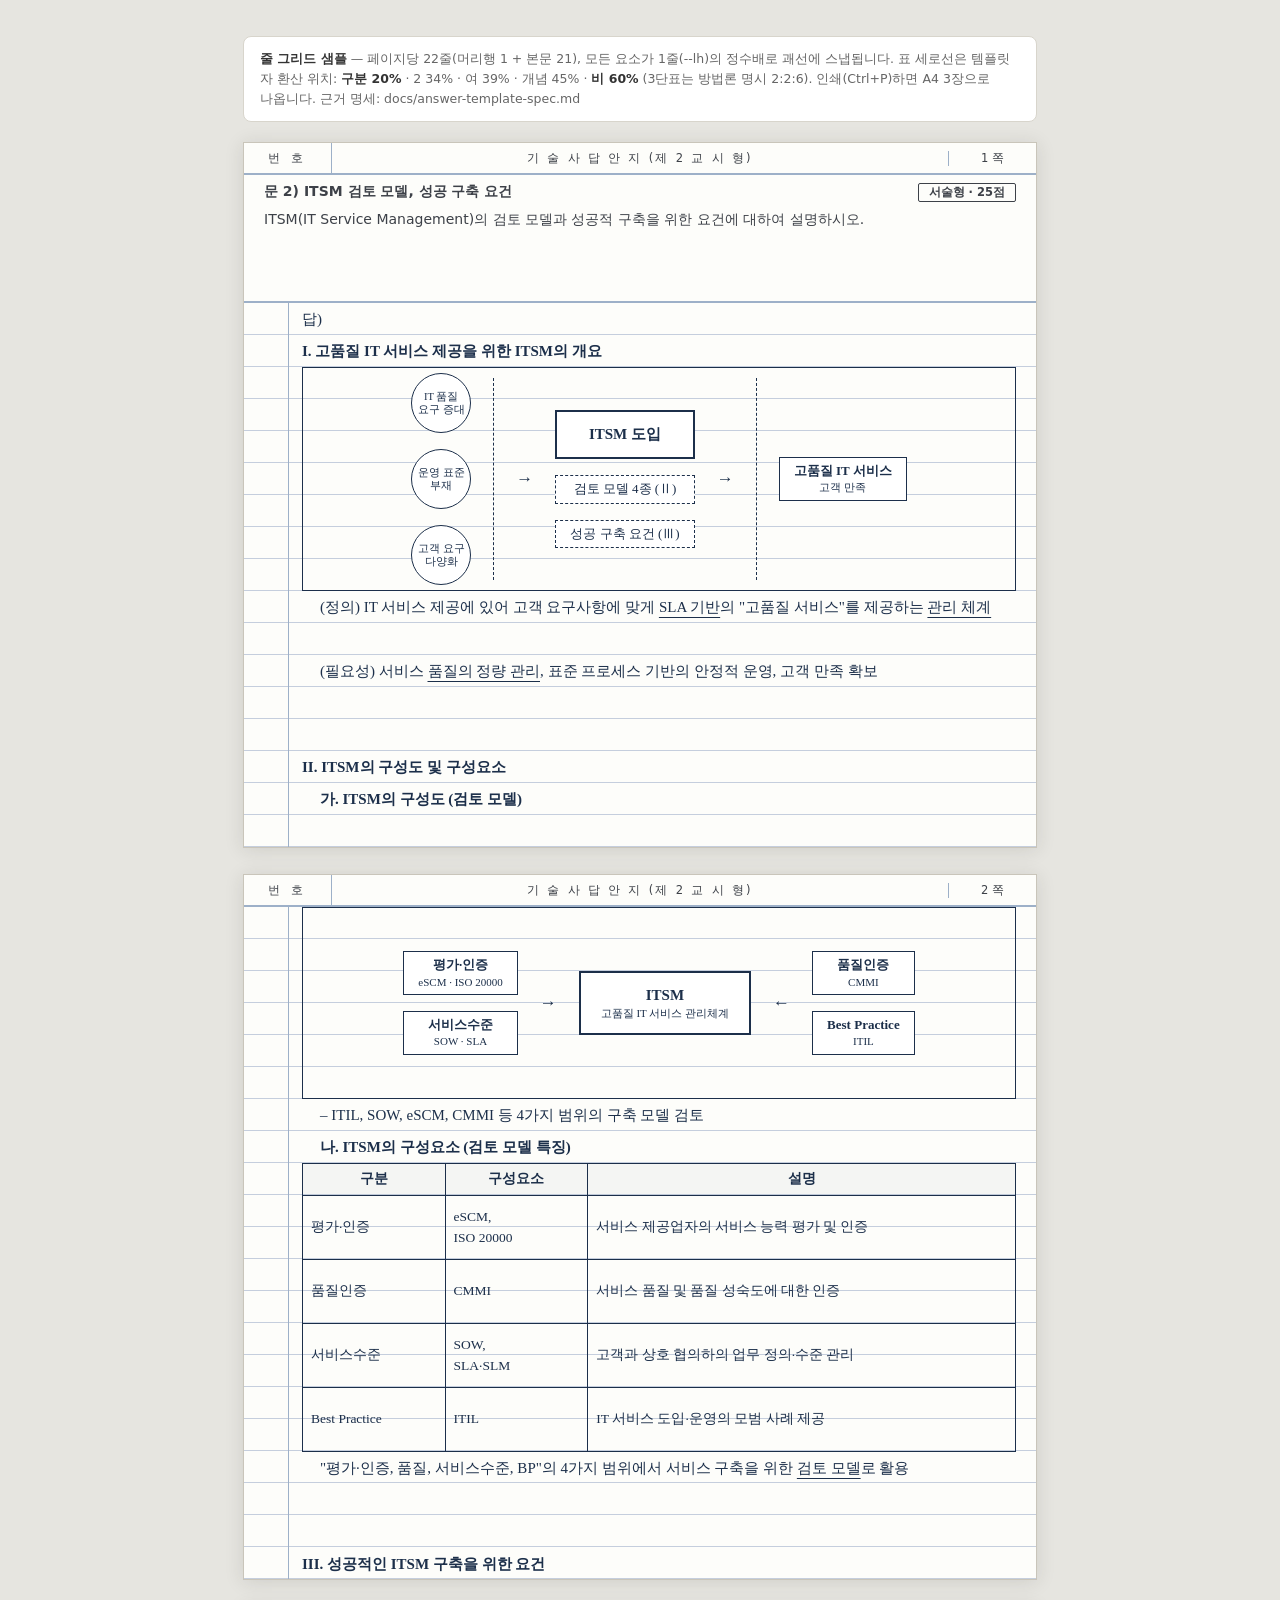
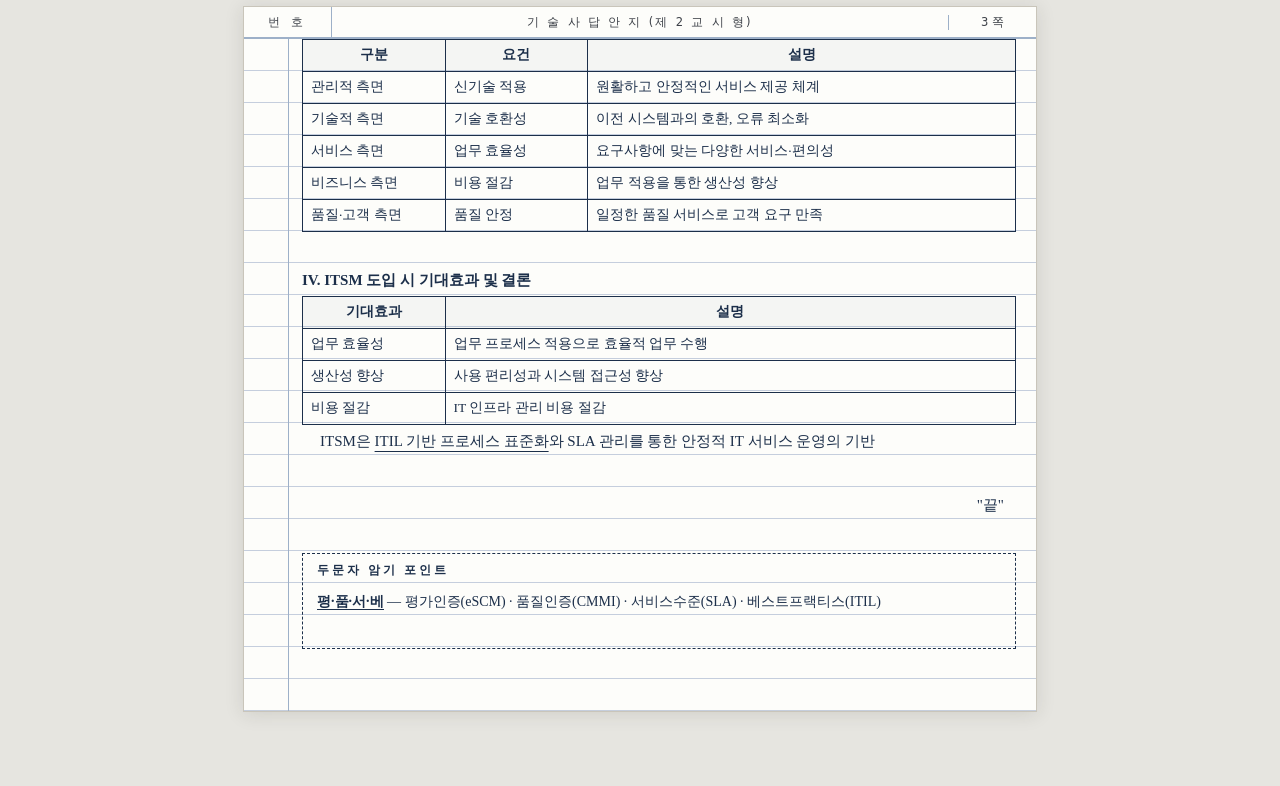
<file: docs/answer-template-sample.html>
<!DOCTYPE html>
<html lang="ko">
<head>
<meta charset="utf-8">
<meta name="viewport" content="width=device-width, initial-scale=1">
<title>기술사 답안지 샘플 — 2교시형 (ITSM)</title>
<style>
/* ================================================================
   기술사 답안지 — ITPE 실전 템플릿 재현 샘플 (2교시형 4단락)
   근거: docs/answer-template-spec.md
   핵심: 모든 요소가 줄 단위(--lh)의 정수배로 괘선 그리드에 스냅된다.
   ================================================================ */
* { box-sizing: border-box; margin: 0; padding: 0; }

:root {
  --lh: 32px;                 /* 답안지 1줄 (인쇄 시 10.5mm) */
  --ink: #1c2f4a;             /* 볼펜 잉크(청흑) — 답안 본문/표/그림 */
  --chrome: #3d4148;          /* 인쇄체(머리행·문제 스트립) */
  --rule: #c5cedd;            /* 괘선 */
  --rule2: #9db0c8;           /* 굵은 괘선(거터·머리행) */
  --paper: #fdfdfa;
}

@counter-style ganada {
  system: fixed; symbols: "가" "나" "다" "라" "마" "바" "사" "아" "자" "차";
  suffix: ". ";
}

html { -webkit-print-color-adjust: exact; print-color-adjust: exact; }
body {
  background: #e6e5e0;
  color: var(--ink);
  font-family: "Noto Serif KR", "Noto Serif CJK KR", "Nanum Myeongjo",
    "Source Han Serif K", Batang, AppleMyungjo, serif;
  font-size: 15px;
  padding: 36px 12px 48px;
  word-break: keep-all;
  counter-reset: sec;
}

/* ---------- 화면 전용 안내(인쇄 제외) ---------- */
.ruler-note {
  max-width: 794px; margin: 0 auto 20px;
  font-family: system-ui, sans-serif; font-size: 12.5px; color: #666;
  line-height: 1.6; padding: 12px 16px; background: #fff;
  border: 1px solid #d8d5cc; border-radius: 8px;
}
.ruler-note b { color: #333; }

/* ---------- 페이지 ---------- */
.page {
  width: min(794px, 100%);
  margin: 0 auto 26px;
  background: var(--paper);
  border: 1px solid #c9c5ba;
  box-shadow: 0 2px 18px rgba(40, 40, 30, 0.12);
}

/* 머리행(1줄): 번호칸 · 표제 · 쪽수 */
.page-head {
  height: var(--lh);
  display: flex; align-items: center;
  font-family: system-ui, sans-serif;
  font-size: 11.5px; color: var(--chrome);
  border-bottom: 2px solid var(--rule2);
}
.ph-box {
  width: 88px; height: 100%;
  display: flex; align-items: center; justify-content: center;
  border-right: 1px solid var(--rule2);
  letter-spacing: 0.3em;
}
.ph-title { flex: 1; text-align: center; letter-spacing: 0.2em; }
.ph-num { width: 88px; text-align: center; border-left: 1px solid var(--rule2); }

/* 문제 스트립(1쪽 전용, 4줄) — 템플릿 {kind}{points}{title}{question} 영역 */
.q-strip {
  height: calc(4 * var(--lh));
  padding: 8px 20px 0 20px;
  border-bottom: 2px solid var(--rule2);
  font-family: system-ui, sans-serif;
  color: var(--chrome);
  overflow: hidden;
}
.qs-top { display: flex; justify-content: space-between; align-items: baseline; }
.qs-no { font-weight: 700; font-size: 14px; }
.qs-kind {
  font-size: 11.5px; font-weight: 700;
  border: 1px solid var(--chrome); padding: 1px 10px; border-radius: 2px;
}
.qs-text { margin-top: 6px; font-size: 14px; line-height: 1.65; }

/* 괘선 본문 — 페이지당 21줄(1쪽은 17줄, --body로 지정) */
.body {
  position: relative;
  height: calc(var(--body, 21) * var(--lh));
  overflow: hidden;
  background: repeating-linear-gradient(to bottom,
    transparent 0 calc(var(--lh) - 1px),
    var(--rule) calc(var(--lh) - 1px) var(--lh));
}
/* 좌측 번호 거터 세로선 */
.body::before {
  content: ""; position: absolute; left: 44px; top: 0; bottom: 0;
  width: 1px; background: var(--rule2);
}
.content { margin: 0 20px 0 58px; }

/* ---------- 줄 스냅 요소 ---------- */
.content h2, .content h3, .content p {
  line-height: var(--lh); font-size: 15px; font-weight: 400;
}
.content h2 {
  font-weight: 700;
  counter-increment: sec; counter-reset: sub;
}
.content h2::before { content: counter(sec, upper-roman) ". "; }
.content h3 { font-weight: 700; counter-increment: sub; padding-left: 18px; }
.content h3::before { content: counter(sub, ganada) ". "; }

/* 2교시형: 단락(h2) 사이 1줄 띄움 — 1교시형(.p1)은 띄우지 않는다 */
.content.p2 h2:not(:first-of-type) { margin-top: var(--lh); }

.ans { font-weight: 700; }
.def { min-height: calc(2 * var(--lh)); padding-left: 18px; }
.gloss { padding-left: 18px; }
.end { text-align: right; padding-right: 12px; font-weight: 700; }
.gap { height: var(--lh); }
.content u { text-underline-offset: 5px; text-decoration-thickness: 1px; }

/* ---------- 표 (템플릿 자 칼럼 규격) ---------- */
.content table {
  width: 100%; border-collapse: collapse; table-layout: fixed;
  font-size: 13.5px;
}
.content th, .content td {
  border: 1px solid var(--ink);
  padding: 2px 8px;
  vertical-align: middle;
  line-height: 1.5;
  overflow: hidden;
}
.content th {
  font-weight: 700; text-align: center;
  background: rgba(28, 47, 74, 0.04);
}
.content tr { height: var(--lh); }
.content tr.r2 { height: calc(2 * var(--lh)); }
/* 3단표 2:2:6 [1교시 43/65] */
.t3 th:nth-child(1) { width: 20%; }
.t3 th:nth-child(2) { width: 20%; }
/* 2단표: 구분(자 20%) / 설명 */
.t2 th:nth-child(1), .t2 td:first-child { width: 20%; }
/* 비교표: 구분 20 / 40 / 40 (자 '비'=60%) */
.tcmp th:nth-child(1) { width: 20%; }
.tcmp th:nth-child(2) { width: 40%; }

/* ---------- 개념도 (6줄 고정 · 서론 로드맵은 7줄 허용) ---------- */
.diagram {
  height: calc(6 * var(--lh));
  border: 1.5px solid var(--ink);
  display: flex; align-items: center; justify-content: center;
  gap: 22px; padding: 0 12px; overflow: hidden;
}
.diagram.d7 { height: calc(7 * var(--lh)); }
/* 서론 Intro: 등장배경 원형 + 3단 구분 점선 [답안작성론 Intro, 2교시 42~43/71] */
.d-circle {
  width: 60px; height: 60px; border-radius: 50%;
  border: 1.5px solid var(--ink); background: #fff;
  display: flex; align-items: center; justify-content: center;
  text-align: center; font-size: 10.5px; font-weight: 400; line-height: 1.25;
  padding: 4px;
}
.d-sep { align-self: stretch; border-left: 1px dashed var(--ink); margin: 10px 0; }
.d-col { display: flex; flex-direction: column; gap: 16px; }
.d-row { display: flex; align-items: center; gap: 14px; }
.d-box {
  border: 1.5px solid var(--ink); background: #fff;
  padding: 4px 14px; text-align: center;
  font-size: 13px; font-weight: 700; line-height: 1.4;
}
.d-box small { display: block; font-size: 11px; font-weight: 400; }
.d-box.soft { border-style: dashed; border-width: 1px; font-weight: 400; }
.d-box.d-hub { border-width: 2.5px; padding: 12px 20px; font-size: 15px; }
.d-arrow { font-weight: 700; font-size: 17px; flex: none; }

/* ---------- 두문자 암기 박스 (3줄) ---------- */
.mnemonic {
  height: calc(3 * var(--lh));
  border: 1.5px dashed var(--ink);
  padding: 0 14px; overflow: hidden;
}
.mn-label {
  line-height: var(--lh); font-size: 12px; font-weight: 700;
  letter-spacing: 0.25em;
}
.mnemonic p { line-height: var(--lh); font-size: 14px; }
.mnemonic b { border-bottom: 1px solid var(--ink); }

/* ---------- 인쇄 (A4 세로) ---------- */
@page { size: A4 portrait; margin: 12mm 14mm; }
@media print {
  :root { --lh: 10.5mm; }
  body { background: #fff; padding: 0; }
  .ruler-note { display: none; }
  .page {
    width: auto; margin: 0; border: 1px solid #aaa; box-shadow: none;
    page-break-after: always;
  }
  .page:last-child { page-break-after: auto; }
}
</style>
</head>
<body>

<div class="ruler-note">
  <b>줄 그리드 샘플</b> — 페이지당 22줄(머리행 1 + 본문 21), 모든 요소가 1줄(--lh)의 정수배로
  괘선에 스냅됩니다. 표 세로선은 템플릿 자 환산 위치:
  <b>구분 20%</b> · 2 34% · 여 39% · 개념 45% · <b>비 60%</b> (3단표는 방법론 명시 2:2:6).
  인쇄(Ctrl+P)하면 A4 3장으로 나옵니다. 근거 명세: docs/answer-template-spec.md
</div>

<!-- ================================ 1쪽 ================================ -->
<div class="page">
  <div class="page-head">
    <span class="ph-box">번 호</span>
    <span class="ph-title">기 술 사 답 안 지 (제 2 교 시 형)</span>
    <span class="ph-num">1 쪽</span>
  </div>
  <div class="q-strip">
    <div class="qs-top">
      <span class="qs-no">문 2) ITSM 검토 모델, 성공 구축 요건</span>
      <span class="qs-kind">서술형 · 25점</span>
    </div>
    <p class="qs-text">ITSM(IT Service Management)의 검토 모델과 성공적 구축을 위한 요건에 대하여 설명하시오.</p>
  </div>
  <div class="body" style="--body:17">
    <div class="content p2">
      <p class="ans">답)</p>
      <h2>고품질 IT 서비스 제공을 위한 ITSM의 개요</h2>
      <!-- 서론 Type IV(로드맵): 물어본 항목(검토 모델·구축 요건)을 하나의 그림으로,
           등장배경 3원 + 3단 구분 점선. 7줄 [2교시 42~43/71, 답안작성론 Intro] -->
      <div class="diagram d7">
        <div class="d-col">
          <div class="d-circle">IT 품질<br>요구 증대</div>
          <div class="d-circle">운영 표준<br>부재</div>
          <div class="d-circle">고객 요구<br>다양화</div>
        </div>
        <span class="d-sep"></span>
        <span class="d-arrow">→</span>
        <div class="d-col">
          <div class="d-box d-hub">ITSM 도입</div>
          <div class="d-box soft">검토 모델 4종 (Ⅱ)</div>
          <div class="d-box soft">성공 구축 요건 (Ⅲ)</div>
        </div>
        <span class="d-arrow">→</span>
        <span class="d-sep"></span>
        <div class="d-box">고품질 IT 서비스<small>고객 만족</small></div>
      </div>
      <p class="def">(정의) IT 서비스 제공에 있어 고객 요구사항에 맞게 <u>SLA 기반</u>의 "고품질 서비스"를 제공하는 <u>관리 체계</u></p>
      <p class="def">(필요성) 서비스 <u>품질의 정량 관리</u>, 표준 프로세스 기반의 안정적 운영, 고객 만족 확보</p>
      <!-- 단락 간 1줄은 CSS 자동(.p2 h2 margin-top) -->
      <h2>ITSM의 구성도 및 구성요소</h2>
      <h3>ITSM의 구성도 (검토 모델)</h3>
      <!-- 구성도 6줄은 다음 쪽으로 이월 — 남은 1줄은 빈 괘선(실답안 관행) -->
    </div>
  </div>
</div>

<!-- ================================ 2쪽 ================================ -->
<div class="page">
  <div class="page-head">
    <span class="ph-box">번 호</span>
    <span class="ph-title">기 술 사 답 안 지 (제 2 교 시 형)</span>
    <span class="ph-num">2 쪽</span>
  </div>
  <div class="body">
    <!-- 페이지 분할 유의: h3 카운터가 앞 쪽에서 이어지므로 시드(sub 1)를 넘긴다 -->
    <div class="content p2" style="counter-reset: sub 1;">
      <div class="diagram">
        <div class="d-col">
          <div class="d-box">평가·인증<small>eSCM · ISO 20000</small></div>
          <div class="d-box">서비스수준<small>SOW · SLA</small></div>
        </div>
        <span class="d-arrow">→</span>
        <div class="d-box d-hub">ITSM<small>고품질 IT 서비스 관리체계</small></div>
        <span class="d-arrow">←</span>
        <div class="d-col">
          <div class="d-box">품질인증<small>CMMI</small></div>
          <div class="d-box">Best Practice<small>ITIL</small></div>
        </div>
      </div>
      <p class="gloss">– ITIL, SOW, eSCM, CMMI 등 4가지 범위의 구축 모델 검토</p>
      <h3>ITSM의 구성요소 (검토 모델 특징)</h3>
      <table class="t3">
        <thead>
          <tr><th>구분</th><th>구성요소</th><th>설명</th></tr>
        </thead>
        <tbody>
          <tr class="r2"><td>평가·인증</td><td>eSCM,<br>ISO 20000</td><td>서비스 제공업자의 서비스 능력 평가 및 인증</td></tr>
          <tr class="r2"><td>품질인증</td><td>CMMI</td><td>서비스 품질 및 품질 성숙도에 대한 인증</td></tr>
          <tr class="r2"><td>서비스수준</td><td>SOW,<br>SLA·SLM</td><td>고객과 상호 협의하의 업무 정의·수준 관리</td></tr>
          <tr class="r2"><td>Best Practice</td><td>ITIL</td><td>IT 서비스 도입·운영의 모범 사례 제공</td></tr>
        </tbody>
      </table>
      <p class="def">"평가·인증, 품질, 서비스수준, BP"의 4가지 범위에서 서비스 구축을 위한 <u>검토 모델</u>로 활용</p>
      <div class="gap"></div><!-- 2교시형 단락 간 1줄 (페이지 첫 h2라 CSS 자동 여백 미적용) -->
      <h2>성공적인 ITSM 구축을 위한 요건</h2>
      <!-- 요건표(6줄)는 다음 쪽 — 제목 뒤 페이지 넘김(실답안 관행) -->
    </div>
  </div>
</div>

<!-- ================================ 3쪽 ================================ -->
<div class="page">
  <div class="page-head">
    <span class="ph-box">번 호</span>
    <span class="ph-title">기 술 사 답 안 지 (제 2 교 시 형)</span>
    <span class="ph-num">3 쪽</span>
  </div>
  <div class="body">
    <div class="content p2">
      <table class="t3">
        <thead>
          <tr><th>구분</th><th>요건</th><th>설명</th></tr>
        </thead>
        <tbody>
          <tr><td>관리적 측면</td><td>신기술 적용</td><td>원활하고 안정적인 서비스 제공 체계</td></tr>
          <tr><td>기술적 측면</td><td>기술 호환성</td><td>이전 시스템과의 호환, 오류 최소화</td></tr>
          <tr><td>서비스 측면</td><td>업무 효율성</td><td>요구사항에 맞는 다양한 서비스·편의성</td></tr>
          <tr><td>비즈니스 측면</td><td>비용 절감</td><td>업무 적용을 통한 생산성 향상</td></tr>
          <tr><td>품질·고객 측면</td><td>품질 안정</td><td>일정한 품질 서비스로 고객 요구 만족</td></tr>
        </tbody>
      </table>
      <div class="gap"></div><!-- 단락 간 1줄 (페이지 첫 h2라 자동 여백 미적용) -->
      <h2>ITSM 도입 시 기대효과 및 결론</h2>
      <table class="t2">
        <thead>
          <tr><th>기대효과</th><th>설명</th></tr>
        </thead>
        <tbody>
          <tr><td>업무 효율성</td><td>업무 프로세스 적용으로 효율적 업무 수행</td></tr>
          <tr><td>생산성 향상</td><td>사용 편리성과 시스템 접근성 향상</td></tr>
          <tr><td>비용 절감</td><td>IT 인프라 관리 비용 절감</td></tr>
        </tbody>
      </table>
      <p class="def">ITSM은 <u>ITIL 기반 프로세스 표준화</u>와 SLA 관리를 통한 안정적 IT 서비스 운영의 기반</p>
      <p class="end">"끝"</p>
      <div class="gap"></div>
      <div class="mnemonic">
        <div class="mn-label">두문자 암기 포인트</div>
        <p><b>평·품·서·베</b> — 평가인증(eSCM) · 품질인증(CMMI) · 서비스수준(SLA) · 베스트프랙티스(ITIL)</p>
      </div>
    </div>
  </div>
</div>

</body>
</html>
</file>
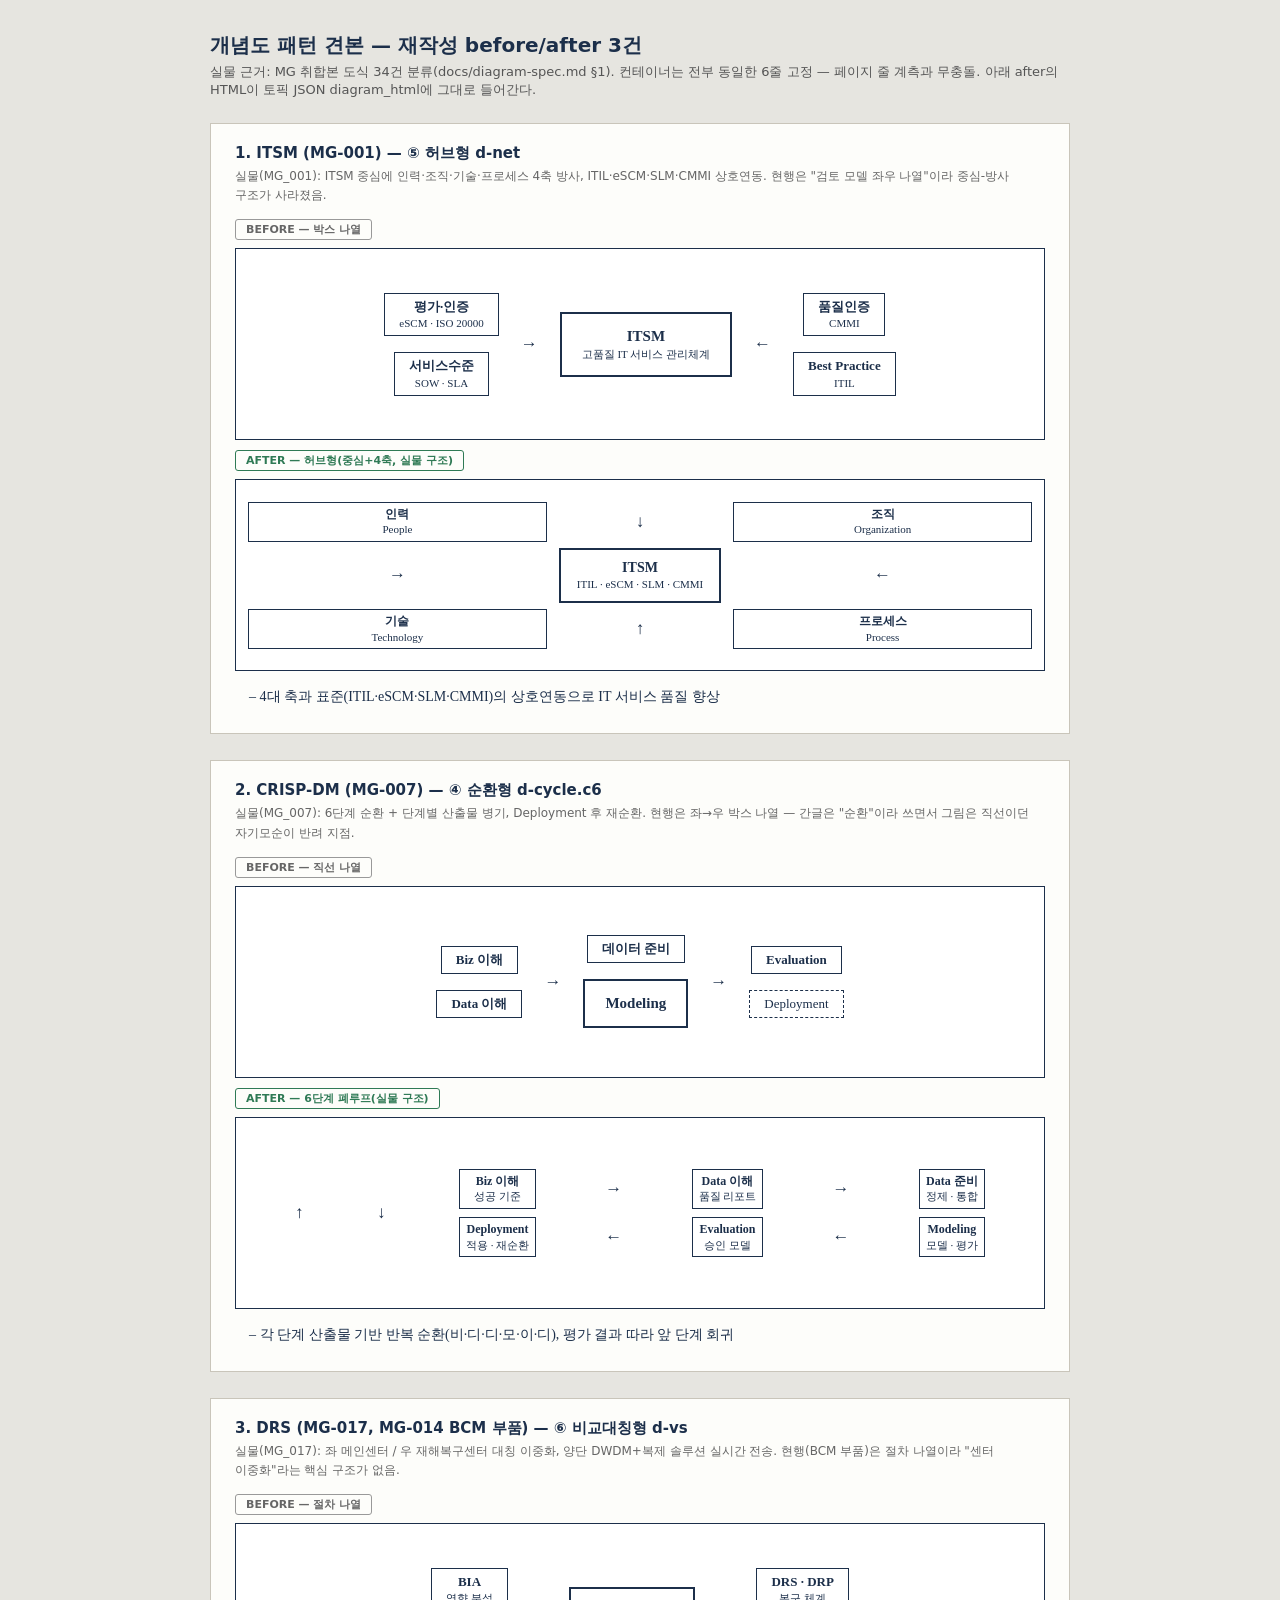
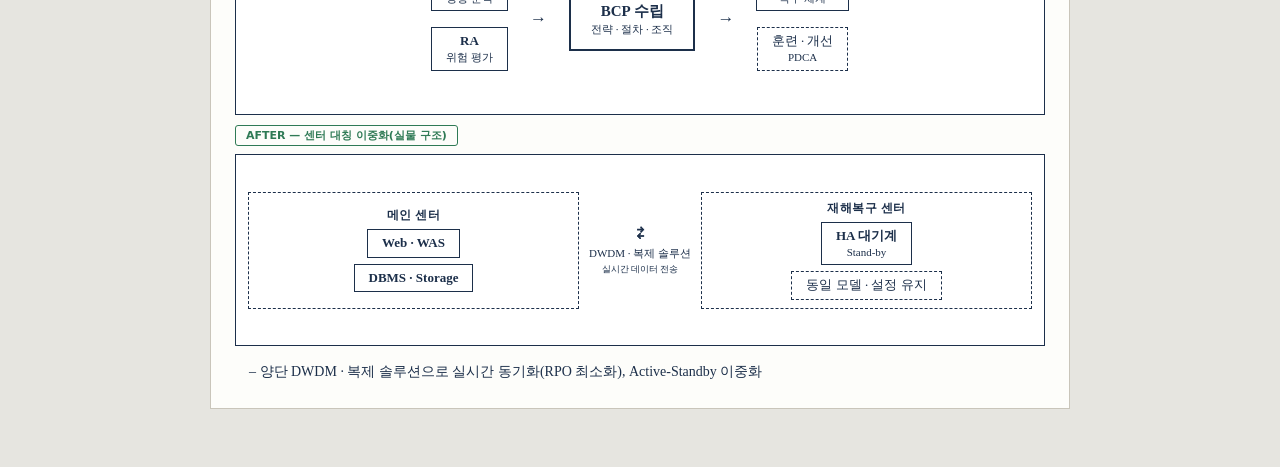
<file: docs/diagram-samples.html>
<!DOCTYPE html>
<html lang="ko">
<head>
<meta charset="utf-8">
<meta name="viewport" content="width=device-width, initial-scale=1">
<title>개념도 패턴 견본 — before/after 3건</title>
<style>
/* 답안지 템플릿과 동일한 개념도 CSS (api/_agents.py _ANSWER_TEMPLATE 발췌 + 패턴 키트) */
* { box-sizing: border-box; margin: 0; padding: 0; }
:root { --lh: 32px; --ink: #1c2f4a; --rule: #c5cedd; }
body { background: #e6e5e0; color: var(--ink); padding: 32px 16px;
  font-family: "Noto Serif KR", "Nanum Myeongjo", Batang, serif; word-break: keep-all; }
.wrap { max-width: 860px; margin: 0 auto; }
h1 { font-family: system-ui, sans-serif; font-size: 20px; margin-bottom: 4px; }
.lead { font-family: system-ui, sans-serif; font-size: 13px; color: #555; margin-bottom: 24px; }
.case { background: #fdfdfa; border: 1px solid #c9c5ba; padding: 20px 24px; margin-bottom: 26px; }
.case h2 { font-family: system-ui, sans-serif; font-size: 15px; margin-bottom: 4px; }
.case .why { font-family: system-ui, sans-serif; font-size: 12px; color: #666; margin-bottom: 14px; line-height: 1.6; }
.tag { display: inline-block; font-family: system-ui, sans-serif; font-size: 11px; font-weight: 700;
  padding: 2px 10px; margin-bottom: 8px; border: 1px solid #999; border-radius: 3px; color: #666; }
.tag.after { border-color: #2f7a55; color: #2f7a55; }
.gloss { line-height: var(--lh); font-size: 14px; padding-left: 14px; }

/* ---- 컨테이너 ---- */
.diagram { height: calc(6 * var(--lh)); border: 1.5px solid var(--ink); background: #fff;
  display: flex; align-items: center; justify-content: center; gap: 22px; padding: 0 12px;
  overflow: hidden; margin-bottom: 10px; }
/* ---- 공통 프리미티브 ---- */
.d-col { display: flex; flex-direction: column; align-items: center; gap: 16px; }
.d-row { display: flex; align-items: center; gap: 14px; }
.d-box { border: 1.5px solid var(--ink); background: #fff; padding: 4px 14px; text-align: center;
  font-size: 13px; font-weight: 700; line-height: 1.4; }
.d-box small { display: block; font-size: 11px; font-weight: 400; }
.d-box.soft { border-style: dashed; border-width: 1px; font-weight: 400; }
.d-box.d-hub { border-width: 2.5px; padding: 12px 20px; font-size: 15px; }
.d-arrow { font-weight: 700; font-size: 17px; flex: none; }
/* ---- 패턴 키트 ---- */
.d-flow { display: flex; align-items: center; justify-content: center; gap: 8px; width: 100%; }
.d-flow .d-box { flex: 1; padding: 4px 6px; font-size: 12px; }
.d-out { border: 1px dashed var(--ink); background: #fff; font-size: 10.5px; font-weight: 400; padding: 1px 8px; text-align: center; }
.d-bar { border: 1.5px solid var(--ink); background: #fff; font-weight: 700; font-size: 13px; text-align: center; padding: 3px 10px; width: 72%; }
.d-bar small { display: block; font-size: 11px; font-weight: 400; }
.d-tree { display: flex; flex-direction: column; align-items: center; width: 100%; }
.d-stem { width: 0; height: 10px; border-left: 1.5px solid var(--ink); }
.d-branch { width: 72%; height: 10px; border: 1.5px solid var(--ink); border-bottom: none; }
.d-tree .d-row { align-items: stretch; gap: 10px; }
.d-stack { display: flex; flex-direction: column; gap: 6px; width: 72%; }
.d-stack .d-box { width: 100%; padding: 3px 10px; }
.d-cycle { display: grid; grid-template-columns: auto 1fr auto 1fr auto; gap: 8px 10px; align-items: center; justify-items: center; width: 88%; }
.d-cycle.c6 { grid-template-columns: auto 1fr auto 1fr auto 1fr auto; }
.d-cycle .d-box { width: 100%; padding: 3px 6px; font-size: 12px; }
.d-turn { grid-row: 1 / 3; font-weight: 700; font-size: 17px; }
.d-net { display: grid; grid-template-columns: 1fr auto 1fr; gap: 6px 12px; align-items: center; justify-items: center; width: 100%; }
.d-net .d-box { width: 100%; padding: 3px 8px; font-size: 12px; }
.d-net .d-box.d-hub { width: auto; font-size: 14px; padding: 8px 16px; }
.d-vs { display: grid; grid-template-columns: 1fr auto 1fr; gap: 10px; align-items: stretch; width: 100%; }
.d-zone { border: 1px dashed var(--ink); padding: 8px; display: flex; flex-direction: column; align-items: center; justify-content: center; gap: 6px; }
.d-zt { font-size: 11.5px; font-weight: 700; letter-spacing: 0.05em; }
.d-link { display: flex; flex-direction: column; align-items: center; justify-content: center; gap: 2px; font-size: 11px; text-align: center; }
</style>
</head>
<body>
<div class="wrap">
<h1>개념도 패턴 견본 — 재작성 before/after 3건</h1>
<p class="lead">실물 근거: MG 취합본 도식 34건 분류(docs/diagram-spec.md §1). 컨테이너는 전부 동일한 6줄
고정 — 페이지 줄 계측과 무충돌. 아래 after의 HTML이 토픽 JSON diagram_html에 그대로 들어간다.</p>

<!-- ============ 1. ITSM — 허브형 ============ -->
<div class="case">
  <h2>1. ITSM (MG-001) — ⑤ 허브형 d-net</h2>
  <p class="why">실물(MG_001): ITSM 중심에 인력·조직·기술·프로세스 4축 방사, ITIL·eSCM·SLM·CMMI
  상호연동. 현행은 "검토 모델 좌우 나열"이라 중심-방사 구조가 사라졌음.</p>
  <span class="tag">BEFORE — 박스 나열</span>
  <div class="diagram"><div class="d-col"><div class="d-box">평가·인증<small>eSCM · ISO 20000</small></div><div class="d-box">서비스수준<small>SOW · SLA</small></div></div><span class="d-arrow">→</span><div class="d-box d-hub">ITSM<small>고품질 IT 서비스 관리체계</small></div><span class="d-arrow">←</span><div class="d-col"><div class="d-box">품질인증<small>CMMI</small></div><div class="d-box">Best Practice<small>ITIL</small></div></div></div>
  <span class="tag after">AFTER — 허브형(중심+4축, 실물 구조)</span>
  <div class="diagram"><div class="d-net">
    <div class="d-box">인력<small>People</small></div><span class="d-arrow">↓</span><div class="d-box">조직<small>Organization</small></div>
    <span class="d-arrow">→</span><div class="d-box d-hub">ITSM<small>ITIL · eSCM · SLM · CMMI</small></div><span class="d-arrow">←</span>
    <div class="d-box">기술<small>Technology</small></div><span class="d-arrow">↑</span><div class="d-box">프로세스<small>Process</small></div>
  </div></div>
  <p class="gloss">– 4대 축과 표준(ITIL·eSCM·SLM·CMMI)의 상호연동으로 IT 서비스 품질 향상</p>
</div>

<!-- ============ 2. CRISP-DM — 순환형 ============ -->
<div class="case">
  <h2>2. CRISP-DM (MG-007) — ④ 순환형 d-cycle.c6</h2>
  <p class="why">실물(MG_007): 6단계 순환 + 단계별 산출물 병기, Deployment 후 재순환.
  현행은 좌→우 박스 나열 — 간글은 "순환"이라 쓰면서 그림은 직선이던 자기모순이 반려 지점.</p>
  <span class="tag">BEFORE — 직선 나열</span>
  <div class="diagram"><div class="d-col"><div class="d-box">Biz 이해</div><div class="d-box">Data 이해</div></div><span class="d-arrow">→</span><div class="d-col"><div class="d-box">데이터 준비</div><div class="d-box d-hub">Modeling</div></div><span class="d-arrow">→</span><div class="d-col"><div class="d-box">Evaluation</div><div class="d-box soft">Deployment</div></div></div>
  <span class="tag after">AFTER — 6단계 폐루프(실물 구조)</span>
  <div class="diagram"><div class="d-cycle c6">
    <span class="d-turn">↑</span>
    <div class="d-box">Biz 이해<small>성공 기준</small></div><span class="d-arrow">→</span>
    <div class="d-box">Data 이해<small>품질 리포트</small></div><span class="d-arrow">→</span>
    <div class="d-box">Data 준비<small>정제 · 통합</small></div>
    <span class="d-turn">↓</span>
    <div class="d-box">Deployment<small>적용 · 재순환</small></div><span class="d-arrow">←</span>
    <div class="d-box">Evaluation<small>승인 모델</small></div><span class="d-arrow">←</span>
    <div class="d-box">Modeling<small>모델 · 평가</small></div>
  </div></div>
  <p class="gloss">– 각 단계 산출물 기반 반복 순환(비·디·디·모·이·디), 평가 결과 따라 앞 단계 회귀</p>
</div>

<!-- ============ 3. DRS — 비교대칭형 ============ -->
<div class="case">
  <h2>3. DRS (MG-017, MG-014 BCM 부품) — ⑥ 비교대칭형 d-vs</h2>
  <p class="why">실물(MG_017): 좌 메인센터 / 우 재해복구센터 대칭 이중화, 양단 DWDM+복제 솔루션
  실시간 전송. 현행(BCM 부품)은 절차 나열이라 "센터 이중화"라는 핵심 구조가 없음.</p>
  <span class="tag">BEFORE — 절차 나열</span>
  <div class="diagram"><div class="d-col"><div class="d-box">BIA<small>영향 분석</small></div><div class="d-box">RA<small>위험 평가</small></div></div><span class="d-arrow">→</span><div class="d-box d-hub">BCP 수립<small>전략 · 절차 · 조직</small></div><span class="d-arrow">→</span><div class="d-col"><div class="d-box">DRS · DRP<small>복구 체계</small></div><div class="d-box soft">훈련 · 개선<small>PDCA</small></div></div></div>
  <span class="tag after">AFTER — 센터 대칭 이중화(실물 구조)</span>
  <div class="diagram"><div class="d-vs">
    <div class="d-zone"><div class="d-zt">메인 센터</div>
      <div class="d-box">Web · WAS</div>
      <div class="d-box">DBMS · Storage</div></div>
    <div class="d-link"><span class="d-arrow">⇄</span>DWDM · 복제 솔루션<small>실시간 데이터 전송</small></div>
    <div class="d-zone"><div class="d-zt">재해복구 센터</div>
      <div class="d-box">HA 대기계<small>Stand-by</small></div>
      <div class="d-box soft">동일 모델 · 설정 유지</div></div>
  </div></div>
  <p class="gloss">– 양단 DWDM · 복제 솔루션으로 실시간 동기화(RPO 최소화), Active-Standby 이중화</p>
</div>

</div>
</body>
</html>
</file>
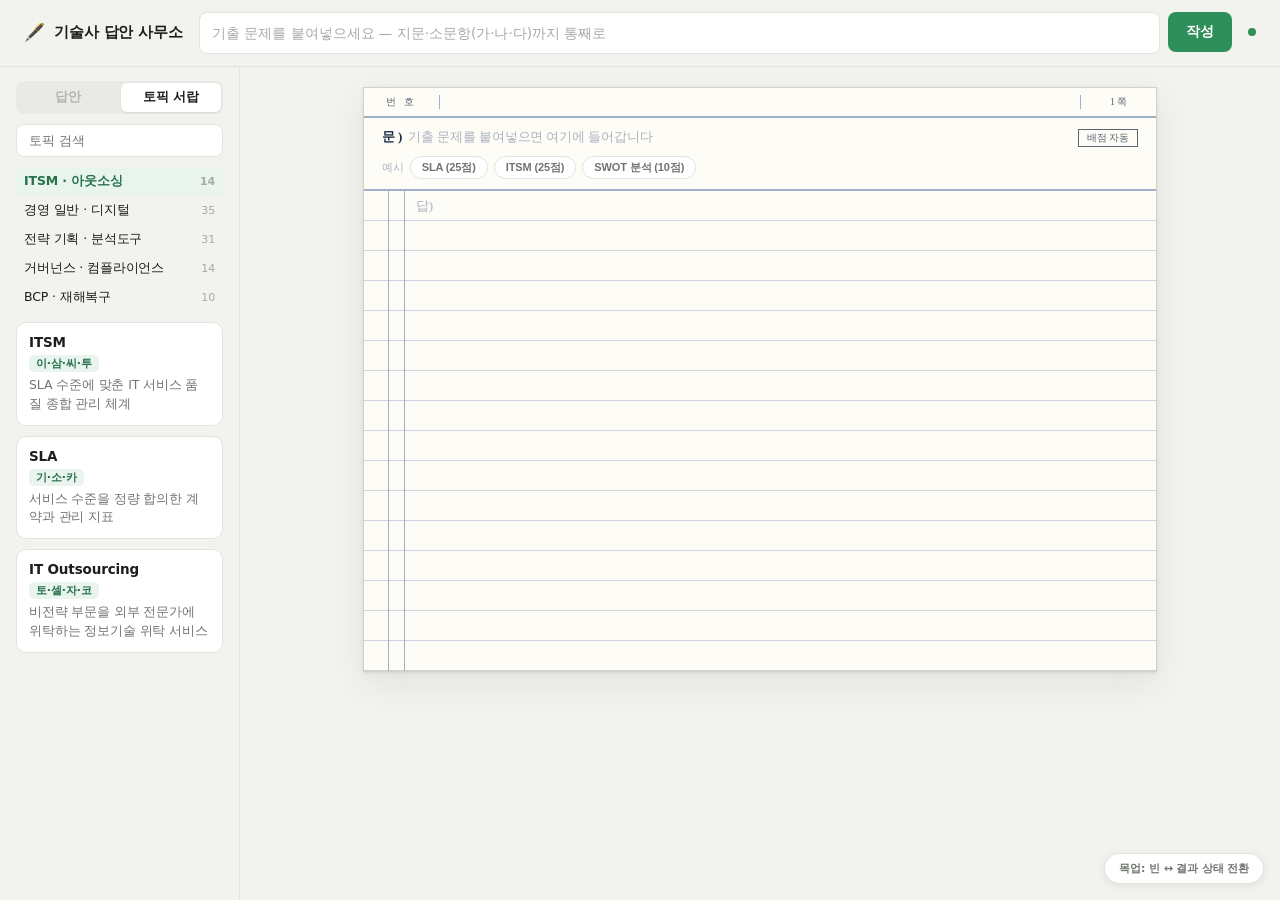
<file: docs/front-ui-mock.html>
<!DOCTYPE html>
<html lang="ko">
<head>
<meta charset="utf-8">
<meta name="viewport" content="width=device-width, initial-scale=1">
<title>기술사 답안 사무소 — UI 목업 v3 (픽셀 완성판)</title>
<style>
/* ================================================================
   목업 v3 — 픽셀 완성판. 로운이 클래스명 그대로 이식하는 기준 화면.
   상태 2종: body.state-result 유무 (우하단 목업 전용 토글 버튼).
   원칙: 배경 1톤 + 종이만 크림 + 액센트 1색(그린) / 타이포 4단계 /
   카드 단일 시스템(radius 10 · border · flat) / 빈 화면 안내는
   고스트 답안지 하나로 통합. 근거: docs/ui-audit.md v3 절.
   ================================================================ */
* { box-sizing: border-box; margin: 0; padding: 0; }

:root {
  /* 색 — 배경 1톤 + 서피스 + 액센트 1색 */
  --bg: #f2f2ef;          /* 앱 전체 배경(헤더·레일·무대 공통) */
  --surface: #ffffff;
  --line: #e3e3df;
  --ink: #1b1e1b;
  --muted: #70756f;
  --accent: #2e8f5b;
  --accent-ink: #24714a;
  --accent-soft: #e8f4ed;
  /* 종이(유일한 유색 면) */
  --paper: #fdfcf6;
  --paper-edge: #d5d1c4;
  --paper-ink: #1c2f4a;
  --paper-rule: #ccd4e0;
  --paper-chrome: #9db0c8;
  /* 타이포 4단계 */
  --t1: 15px;   /* 브랜드·핵심 강조 */
  --t2: 13.5px; /* 본문·입력·버튼 */
  --t3: 12.5px; /* 보조 본문·목차·카드 내용 */
  --t4: 11px;   /* 라벨·캡션 */
  /* 간격 스케일: 4 / 8 / 12 / 16 / 24 · radius 10(카드)·8(컨트롤)·999(pill) */
  --r-card: 10px;
  --r-ctl: 8px;
}

body {
  background: var(--bg);
  color: var(--ink);
  font-family: "Pretendard Variable", Pretendard, "Apple SD Gothic Neo", system-ui, sans-serif;
  font-size: var(--t2);
  height: 100vh; overflow: hidden;
  display: flex; flex-direction: column;
  letter-spacing: -0.01em;
}
button { font: inherit; letter-spacing: inherit; cursor: pointer; }

/* ================================================= 헤더 (1행) */
header {
  display: flex; align-items: flex-start; gap: 16px;
  padding: 12px 24px;
  border-bottom: 1px solid var(--line);
  background: var(--bg);
}
.brand { display: flex; align-items: center; gap: 9px; height: 40px; flex: none; }
.brand .logo { font-size: 17px; }
.brand h1 { font-size: var(--t1); font-weight: 700; white-space: nowrap; }

/* 문항 입력 — 접힘 1줄(40px), 포커스 시 확장. 결과 후엔 제출 문항이 1줄 요약으로 남는다 */
.ask { flex: 1; display: flex; align-items: flex-start; gap: 8px; min-width: 0; }
.ask .box {
  flex: 1; min-width: 0; position: relative;
  background: var(--surface);
  border: 1px solid var(--line);
  border-radius: var(--r-ctl);
  transition: border-color 0.15s, box-shadow 0.15s;
}
.ask .box:focus-within {
  border-color: var(--accent);
  box-shadow: 0 0 0 3px color-mix(in srgb, var(--accent) 12%, transparent);
}
.ask textarea {
  display: block; width: 100%;
  border: none; outline: none; resize: none; background: none;
  font: inherit; font-size: var(--t2); line-height: 20px; color: var(--ink);
  padding: 10px 12px;
  height: 40px;                 /* 접힘: 1줄 */
  white-space: nowrap; overflow: hidden; text-overflow: ellipsis;
}
.ask .box:focus-within textarea {
  height: 128px;                /* 확장: 6줄 — 소문항 붙여넣기 */
  white-space: pre-wrap; overflow-y: auto; text-overflow: clip;
}
.ask textarea::placeholder { color: #a6aba5; }
/* 교시 칩 — 확장 시에만 노출(평시 소음 제거) */
.ask-extra {
  display: none;
  align-items: center; gap: 4px;
  padding: 0 8px 8px;
}
.ask .box:focus-within .ask-extra { display: flex; }
.kchip {
  font-size: var(--t4); font-weight: 600;
  padding: 3px 10px; border-radius: 999px;
  border: 1px solid var(--line); background: var(--surface); color: var(--muted);
}
.kchip.on { background: var(--ink); border-color: var(--ink); color: #fff; }
.ask-hint { margin-left: auto; font-size: var(--t4); color: #a6aba5; }
/* 작성 버튼 — 표준 비례(입력 접힘 높이와 동일한 40px) */
.go {
  flex: none; height: 40px; padding: 0 18px;
  border: none; border-radius: var(--r-ctl);
  background: var(--accent); color: #fff; font-weight: 700; font-size: var(--t2);
}
.go:hover { background: var(--accent-ink); }
/* 연결 상태 — 점 하나로 축소(내부 용어 배지 제거) */
.dot { flex: none; width: 8px; height: 8px; border-radius: 50%; background: var(--accent); margin-top: 16px; }

/* ================================================= 작업대 */
main { flex: 1; display: flex; min-height: 0; }

/* ---------- 레일 ---------- */
.rail {
  width: 240px; flex: none;
  padding: 14px 16px;
  display: flex; flex-direction: column; gap: 10px;
  overflow-y: auto;
  border-right: 1px solid var(--line);
}
.rail-tabs { display: flex; gap: 2px; background: #e9e9e5; border-radius: var(--r-ctl); padding: 2px; flex: none; }
.rail-tabs button {
  flex: 1; border: none; background: none; border-radius: 6px;
  font-size: var(--t3); font-weight: 600; color: var(--muted); padding: 6px 0;
  white-space: nowrap;
}
.rail-tabs button.on { background: var(--surface); color: var(--ink); box-shadow: 0 1px 2px rgba(20,25,20,0.08); }

/* 카드 단일 시스템: surface + line + r-card + padding 12 + 라벨 T4. 그림자 없음 */
.rcard { background: var(--surface); border: 1px solid var(--line); border-radius: var(--r-card); padding: 12px; }
.rcard h4 { font-size: var(--t4); font-weight: 600; color: var(--muted); margin-bottom: 8px; }

/* 이번 답안: 메타 1줄 + 목차(말줄임) */
.sum { font-size: var(--t3); color: var(--muted); margin-bottom: 8px; }
.sum b { color: var(--ink); font-weight: 600; }
.toc { display: flex; flex-direction: column; }
.toc button {
  display: flex; align-items: baseline; gap: 8px; width: 100%;
  border: none; background: none; text-align: left;
  font-size: var(--t3); color: var(--ink); line-height: 1.4;
  padding: 5px 6px; border-radius: 6px;
}
.toc button:hover { background: var(--bg); }
.toc .n { flex: none; width: 16px; font-size: var(--t4); font-weight: 700; color: var(--accent-ink); }
.toc .tt { flex: 1; min-width: 0; white-space: nowrap; overflow: hidden; text-overflow: ellipsis; } /* 줄바꿈 금지 */
.toc .pg { flex: none; font-size: var(--t4); color: #a6aba5; font-variant-numeric: tabular-nums; }

/* 두문자 */
.mn-word { display: inline-block; font-size: var(--t3); font-weight: 700; color: var(--accent-ink); background: var(--accent-soft); border-radius: 6px; padding: 2px 8px; margin-bottom: 6px; }
.mn-exp { font-size: var(--t3); color: var(--muted); line-height: 1.55; }

/* 분량 */
.gbar { height: 6px; background: #e9e9e5; border-radius: 999px; overflow: hidden; margin-bottom: 7px; }
.gbar i { display: block; height: 100%; width: 84%; background: var(--accent); border-radius: 999px; }
.gv { font-size: var(--t3); color: var(--muted); }
.gv b { color: var(--ink); font-weight: 600; }

/* 내보내기 */
.exports { display: grid; grid-template-columns: 1fr 1fr 1fr; gap: 6px; }
.exports .pri { grid-column: 1 / -1; height: 36px; border: none; border-radius: var(--r-ctl); background: var(--accent); color: #fff; font-weight: 700; font-size: var(--t2); }
.exports .pri:hover { background: var(--accent-ink); }
.exports button:not(.pri) { height: 30px; border: 1px solid var(--line); border-radius: var(--r-ctl); background: var(--surface); color: var(--muted); font-size: var(--t4); font-weight: 600; }
.exports button:not(.pri):hover { color: var(--ink); background: var(--bg); }

/* 서랍 */
.dsearch { width: 100%; border: 1px solid var(--line); border-radius: var(--r-ctl); background: var(--surface); padding: 8px 12px; font: inherit; font-size: var(--t3); outline: none; }
.dsearch:focus { border-color: var(--accent); }
.folders { display: flex; flex-direction: column; }
.folder { display: flex; justify-content: space-between; align-items: center; font-size: var(--t3); color: var(--ink); padding: 6px 8px; border-radius: 6px; cursor: pointer; }
.folder:hover { background: #e9e9e5; }
.folder.open { background: var(--accent-soft); color: var(--accent-ink); font-weight: 600; }
.folder .n { font-size: var(--t4); color: #a6aba5; }
/* 토픽 카드: 클릭=바로 작성(2교시형 기본), 교시 선택은 호버 시 노출 */
.tcard { background: var(--surface); border: 1px solid var(--line); border-radius: var(--r-card); padding: 11px 12px; cursor: pointer; }
.tcard:hover { border-color: var(--accent); }
.tcard h5 { font-size: var(--t2); font-weight: 700; }
.tcard .mnb { display: inline-block; font-size: var(--t4); font-weight: 600; color: var(--accent-ink); background: var(--accent-soft); border-radius: 5px; padding: 1px 7px; margin: 5px 0 4px; }
.tcard p { font-size: var(--t3); color: var(--muted); line-height: 1.5; }
.tcard .acts { display: none; gap: 4px; margin-top: 8px; }
.tcard:hover .acts { display: flex; }
.tcard .acts button { font-size: var(--t4); font-weight: 600; padding: 3px 9px; border-radius: 6px; border: 1px solid var(--line); background: var(--surface); color: var(--muted); }
.tcard .acts button:hover { border-color: var(--accent); color: var(--accent-ink); }

/* ---------- 무대 ---------- */
.stage { flex: 1; overflow-y: auto; padding: 20px 24px 48px; min-width: 0; }
.sheet-shell { width: min(794px, 100%); margin: 0 auto; }
/* 쪽 네비: 부유 제거 — 답안지 상단에 부착(같은 폭, sticky) */
.sheet-bar {
  position: sticky; top: 0; z-index: 5;
  display: flex; align-items: center; justify-content: flex-end; gap: 2px;
  height: 32px; padding: 0 4px 6px;
  background: linear-gradient(var(--bg) 70%, transparent);
  font-size: var(--t4); font-weight: 600; color: var(--muted);
  font-variant-numeric: tabular-nums;
}
.sheet-bar button { border: none; background: none; color: var(--ink); padding: 3px 8px; border-radius: 6px; font-size: var(--t4); }
.sheet-bar button:hover:not(:disabled) { background: #e9e9e5; }
.sheet-bar button:disabled { opacity: 0.3; cursor: default; }

/* 종이 — 화면에서 유일한 크림 면 */
.sheet {
  background: var(--paper);
  border: 1px solid var(--paper-edge);
  box-shadow: 0 1px 3px rgba(30, 32, 28, 0.10), 0 12px 32px rgba(30, 32, 28, 0.07);
  font-family: "Noto Serif KR", "Nanum Myeongjo", Batang, serif;
  color: var(--paper-ink); --slh: 30px; font-size: 13px; word-break: keep-all;
}
.sh-head { height: var(--slh); display: flex; align-items: center; font-size: 10px; color: #5a6572; border-bottom: 2px solid var(--paper-chrome); }
.sh-head .b1 { width: 76px; text-align: center; letter-spacing: 0.3em; border-right: 1px solid var(--paper-chrome); }
.sh-head .b2 { flex: 1; }
.sh-head .b3 { width: 76px; text-align: center; border-left: 1px solid var(--paper-chrome); }
.sh-q { padding: 10px 18px; border-bottom: 2px solid var(--paper-chrome); min-height: 72px; }
.sh-q .r1 { display: flex; justify-content: space-between; align-items: baseline; gap: 12px; font-size: 13px; font-weight: 700; }
.sh-q .pts { flex: none; font-size: 10px; font-weight: 400; border: 1px solid #5a6572; color: #5a6572; padding: 1px 8px; }
.sh-q .full { font-size: 12px; color: #5a6572; margin-top: 5px; }
.sh-body { position: relative; padding: 0 16px 0 52px;
  background: repeating-linear-gradient(to bottom, transparent 0 calc(var(--slh) - 1px), var(--paper-rule) calc(var(--slh) - 1px) var(--slh)); }
/* 좌측 여백 세로 3줄(단락 가이드 — 공단 실물) 중 화면 표현 2선 */
.sh-body::before, .sh-body::after { content: ""; position: absolute; top: 0; bottom: 0; width: 1px; background: var(--paper-chrome); }
.sh-body::before { left: 24px; } .sh-body::after { left: 40px; }
.sh-body > * { line-height: var(--slh); }
.sh-body .h2 { font-weight: 700; }
.sh-body .h3 { font-weight: 700; padding-left: 16px; }
.sh-body .def { padding-left: 32px; }
.sh-body u { text-underline-offset: 4px; }

/* 빈 상태 = 고스트 답안지 하나가 안내를 겸함 (점선 CTA 박스·중복 문구 없음) */
.ghost { color: #a9b2bf; font-weight: 400; }
.ex-chips { display: flex; gap: 6px; margin-top: 9px; flex-wrap: wrap; font-family: Pretendard, "Apple SD Gothic Neo", sans-serif; }
.ex-chips .lbl { font-size: var(--t4); color: #a9b2bf; align-self: center; }
.ex-chips button {
  font-size: var(--t4); font-weight: 600; color: var(--muted);
  border: 1px solid var(--line); background: var(--surface); border-radius: 999px;
  padding: 3px 11px;
}
.ex-chips button:hover { border-color: var(--accent); color: var(--accent-ink); }

/* ---------- 상태 전환 (빈 ↔ 결과) ---------- */
.only-result { display: none !important; }
.state-result .only-result { display: block !important; }
.state-result .exports.only-result { display: grid !important; }
.state-result .sheet-bar.only-result { display: flex !important; }
.state-result button.only-result, .state-result span.only-result { display: inline-block !important; }
.state-result .only-empty { display: none !important; }
/* 빈 상태의 [답안] 탭 — 숨기지 않고 비활성(탭 구조 예고) */
.rail-tabs button:disabled { opacity: 0.45; cursor: default; }
/* 목업 전용 토글 — 구현 이식 시 제거 */
.mock-toggle { position: fixed; right: 16px; bottom: 16px; z-index: 50;
  font-size: var(--t4); font-weight: 600; color: var(--muted);
  background: var(--surface); border: 1px solid var(--line); border-radius: 999px; padding: 7px 14px; box-shadow: 0 2px 8px rgba(0,0,0,0.08); }
</style>
</head>
<body>

<header>
  <div class="brand"><span class="logo">🖋️</span><h1>기술사 답안 사무소</h1></div>

  <form class="ask" onsubmit="return false">
    <div class="box">
      <textarea id="q" placeholder="기출 문제를 붙여넣으세요 — 지문·소문항(가·나·다)까지 통째로"></textarea>
      <div class="ask-extra">
        <button type="button" class="kchip on">자동 판별</button>
        <button type="button" class="kchip">1교시형</button>
        <button type="button" class="kchip">2교시형</button>
        <span class="ask-hint">Ctrl+Enter 작성</span>
      </div>
    </div>
    <button class="go" type="submit">작성</button>
  </form>

  <span class="dot" title="정상 동작 중"></span>
</header>

<main>
  <!-- ==================== 레일 ==================== -->
  <aside class="rail">
    <div class="rail-tabs">
      <button class="only-empty" disabled>답안</button>
      <button class="only-empty on">토픽 서랍</button>
      <button class="only-result on">답안</button>
      <button class="only-result">토픽 서랍</button>
    </div>

    <!-- [답안] 탭 — 결과 상태 -->
    <div class="only-result rcard">
      <h4>이번 답안</h4>
      <div class="sum"><b>ITSM</b> · 2교시형 서술 25점 · 0.8초</div>
      <div class="toc">
        <button><span class="n">Ⅰ</span><span class="tt">IT 서비스 수준 관리, ITSM의 개요</span><span class="pg">1쪽</span></button>
        <button><span class="n">Ⅱ</span><span class="tt">ITSM의 구성도 및 구성요소</span><span class="pg">1쪽</span></button>
        <button><span class="n">Ⅲ</span><span class="tt">ITSM 구축 모델별 특징</span><span class="pg">2쪽</span></button>
        <button><span class="n">Ⅳ</span><span class="tt">활용방안 및 기대효과</span><span class="pg">3쪽</span></button>
      </div>
    </div>

    <div class="only-result rcard">
      <h4>두문자 암기</h4>
      <span class="mn-word">이·삼·씨·투</span>
      <p class="mn-exp">ITIL · eSCM · SLM · CMMI</p>
    </div>

    <div class="only-result rcard">
      <h4>분량</h4>
      <div class="gbar"><i></i></div>
      <div class="gv"><b>3쪽 20줄</b> / 목표 3.5매</div>
    </div>

    <div class="only-result exports">
      <button class="pri">🖨️ 인쇄</button>
      <button>PDF</button><button>HTML</button><button>새 탭</button>
    </div>

    <!-- [토픽 서랍] 탭 — 빈 상태 기본 -->
    <input class="only-empty dsearch" placeholder="토픽 검색" />
    <div class="only-empty folders">
      <div class="folder open"><span>ITSM · 아웃소싱</span><span class="n">14</span></div>
      <div class="folder"><span>경영 일반 · 디지털</span><span class="n">35</span></div>
      <div class="folder"><span>전략 기획 · 분석도구</span><span class="n">31</span></div>
      <div class="folder"><span>거버넌스 · 컴플라이언스</span><span class="n">14</span></div>
      <div class="folder"><span>BCP · 재해복구</span><span class="n">10</span></div>
    </div>
    <div class="only-empty tcard" title="클릭하면 2교시형 답안지를 바로 만듭니다">
      <h5>ITSM</h5>
      <span class="mnb">이·삼·씨·투</span>
      <p>SLA 수준에 맞춘 IT 서비스 품질 종합 관리 체계</p>
      <div class="acts"><button>1교시형 10점</button><button>2교시형 25점</button></div>
    </div>
    <div class="only-empty tcard">
      <h5>SLA</h5>
      <span class="mnb">기·소·카</span>
      <p>서비스 수준을 정량 합의한 계약과 관리 지표</p>
      <div class="acts"><button>1교시형 10점</button><button>2교시형 25점</button></div>
    </div>
    <div class="only-empty tcard">
      <h5>IT Outsourcing</h5>
      <span class="mnb">토·셀·자·코</span>
      <p>비전략 부문을 외부 전문가에 위탁하는 정보기술 위탁 서비스</p>
      <div class="acts"><button>1교시형 10점</button><button>2교시형 25점</button></div>
    </div>
  </aside>

  <!-- ==================== 무대 ==================== -->
  <section class="stage">
    <div class="sheet-shell">

      <!-- 쪽 네비: 답안지 상단 부착 (결과 상태에만) -->
      <div class="only-result sheet-bar">
        <button disabled>◀</button><span>1 / 3 쪽</span><button>▶</button>
      </div>

      <!-- ===== 빈 상태: 고스트 답안지 = 유일한 안내 ===== -->
      <div class="only-empty sheet">
        <div class="sh-head"><span class="b1">번 호</span><span class="b2"></span><span class="b3">1 쪽</span></div>
        <div class="sh-q">
          <div class="r1">
            <span>문&nbsp;)&nbsp; <span class="ghost">기출 문제를 붙여넣으면 여기에 들어갑니다</span></span>
            <span class="pts ghost">배점 자동</span>
          </div>
          <div class="ex-chips">
            <span class="lbl">예시</span>
            <button>SLA (25점)</button>
            <button>ITSM (25점)</button>
            <button>SWOT 분석 (10점)</button>
          </div>
        </div>
        <div class="sh-body" style="height: calc(16 * var(--slh))">
          <p class="ghost">답)</p>
        </div>
      </div>

      <!-- ===== 결과 상태: 답안지 1쪽 축약 (실 렌더는 iframe) ===== -->
      <div class="only-result sheet">
        <div class="sh-head"><span class="b1">번 호</span><span class="b2"></span><span class="b3">1 쪽</span></div>
        <div class="sh-q">
          <div class="r1"><span>문) ITSM 검토 모델, 성공 구축 요건</span><span class="pts">2교시형(서술) · 25점</span></div>
          <p class="full">ITSM에 대하여 설명하시오 (25점)</p>
        </div>
        <div class="sh-body" style="height: calc(16 * var(--slh))">
          <p style="font-weight:700">답)</p>
          <p class="h2">Ⅰ. IT 서비스 수준 관리, ITSM의 개요</p>
          <p class="def">(정의) 고객과 합의한 <u>SLA 수준</u>의 고품질 IT 서비스를 "ITIL" 표준 프로세스로 제공하는 관리 체계</p>
          <p class="def">(필요성) IT 운영 품질의 정량 관리, 표준 프로세스 부재, 고객 만족 중심 전환 필요</p>
          <p class="h2">Ⅱ. ITSM의 구성도 및 구성요소</p>
          <p class="h3">가. ITSM의 구성도</p>
          <p class="def ghost">… (이하 개념도·구성요소 표 — 실제 렌더는 iframe)</p>
        </div>
      </div>

    </div>
  </section>
</main>

<button class="mock-toggle" onclick="toggle()">목업: 빈 ↔ 결과 상태 전환</button>

<script>
/* 목업 전용 — 구현 이식 대상 아님 */
function toggle() {
  const b = document.body;
  b.classList.toggle("state-result");
  // 결과 상태: 제출 문항이 접힌 입력창에 1줄 요약으로 남는다
  document.getElementById("q").value =
    b.classList.contains("state-result") ? "ITSM에 대하여 설명하시오 (25점)" : "";
}
</script>
</body>
</html>
</file>
